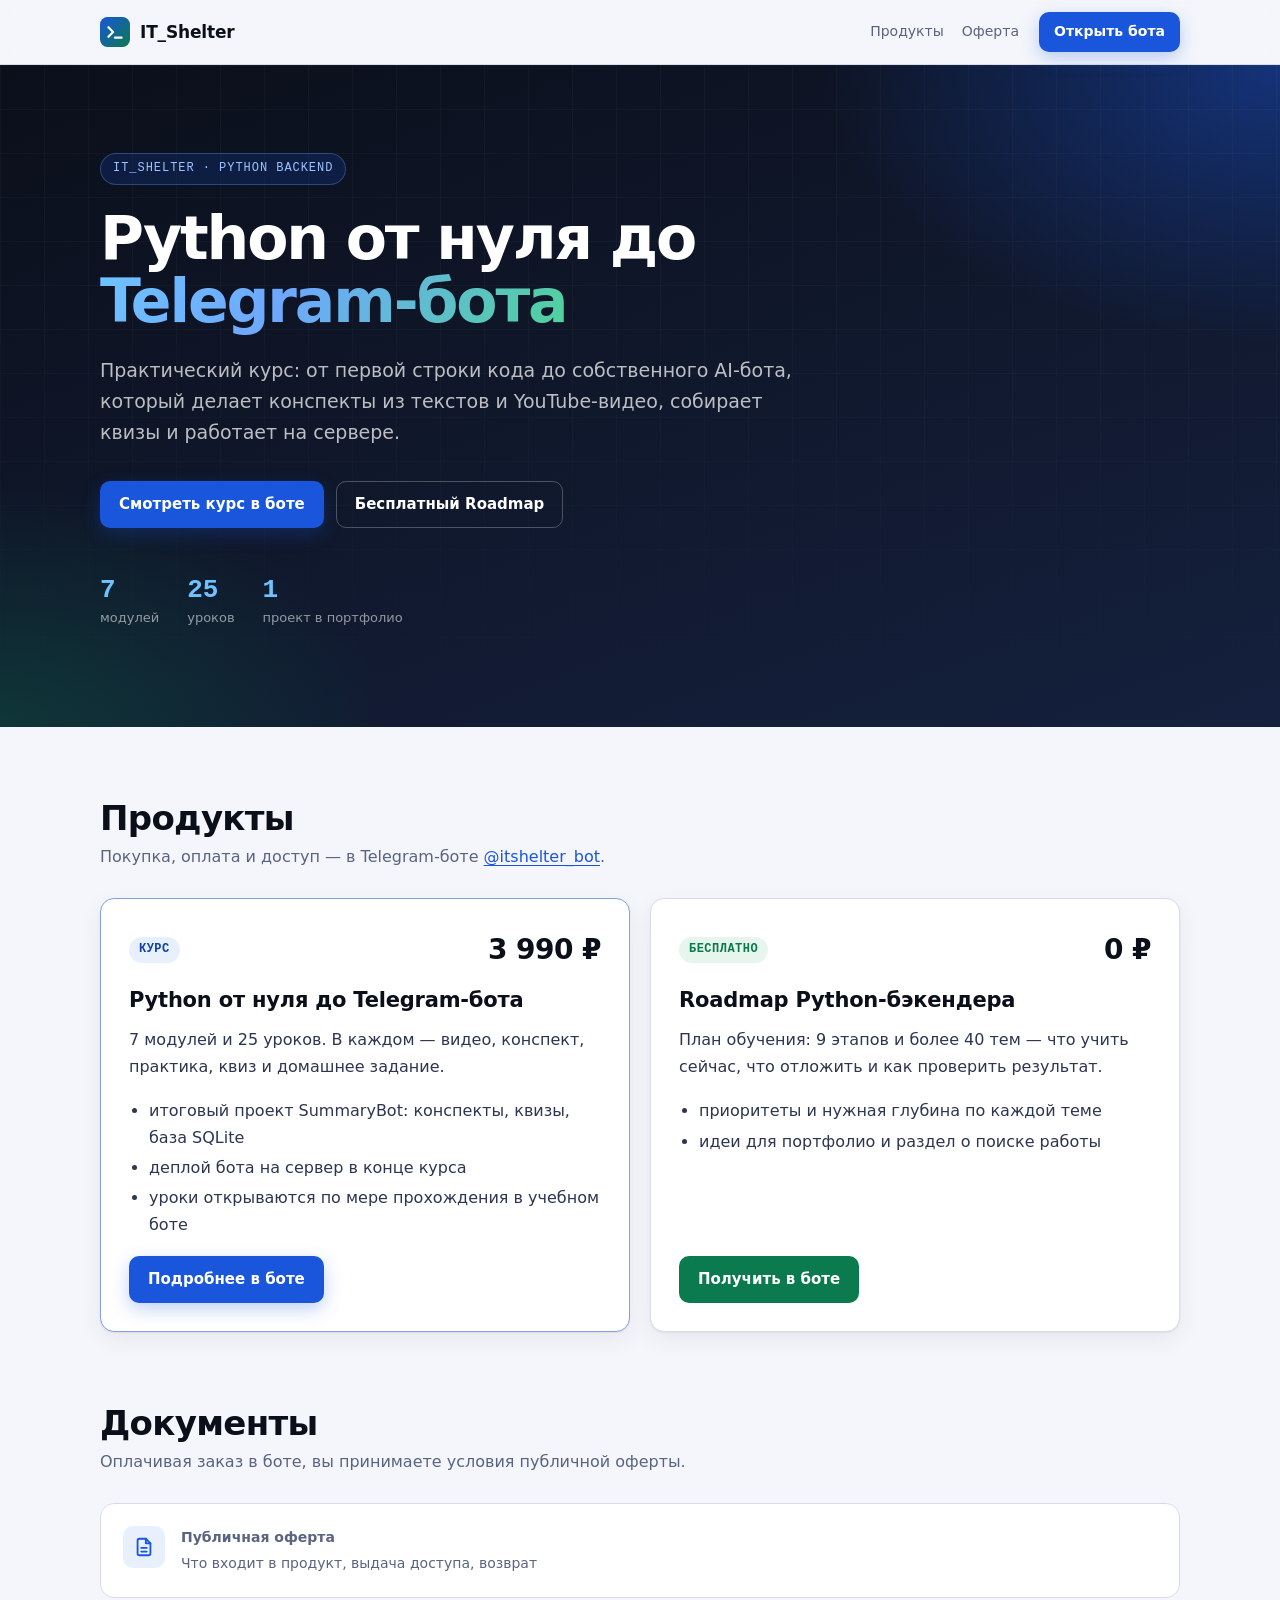
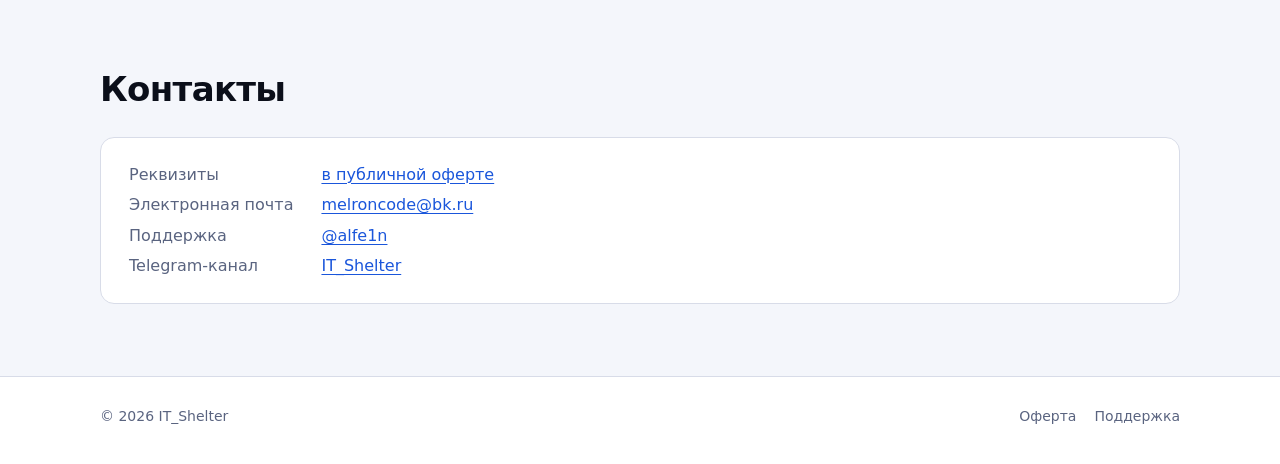
<file: index.html>
<!doctype html>
<html lang="ru">
<head>
  <meta charset="utf-8">
  <meta name="viewport" content="width=device-width, initial-scale=1">
  <title>IT_Shelter — Python от нуля до Telegram-бота</title>
  <meta name="description" content="Практический курс по Python: от первой строки кода до собственного Telegram-бота. Бесплатный Roadmap Python-бэкендера.">
  <meta name="theme-color" content="#0b0f1a">
  <link rel="icon" href="data:image/svg+xml,%3Csvg xmlns='http://www.w3.org/2000/svg' viewBox='0 0 32 32'%3E%3Cdefs%3E%3ClinearGradient id='g' x1='0' y1='0' x2='1' y2='1'%3E%3Cstop offset='0' stop-color='%231A56DB'/%3E%3Cstop offset='1' stop-color='%230B7A4E'/%3E%3C/linearGradient%3E%3C/defs%3E%3Crect width='32' height='32' rx='8' fill='url(%23g)'/%3E%3Cpath d='M9 11l5 5-5 5' stroke='%23fff' stroke-width='2.4' fill='none' stroke-linecap='round' stroke-linejoin='round'/%3E%3Cpath d='M16 22h7' stroke='%23fff' stroke-width='2.4' stroke-linecap='round'/%3E%3C/svg%3E">
  <link rel="stylesheet" href="styles.css">
</head>
<body>
  <a class="skip-link" href="#main">Перейти к содержанию</a>

  <header class="site-header">
    <div class="wrap">
      <a class="brand" href="index.html" aria-label="IT_Shelter — на главную">
        <svg class="brand-mark" viewBox="0 0 32 32" aria-hidden="true"><defs><linearGradient id="bm" x1="0" y1="0" x2="1" y2="1"><stop offset="0" stop-color="#1A56DB"/><stop offset="1" stop-color="#0B7A4E"/></linearGradient></defs><rect width="32" height="32" rx="8" fill="url(#bm)"/><path d="M9 11l5 5-5 5" stroke="#fff" stroke-width="2.4" fill="none" stroke-linecap="round" stroke-linejoin="round"/><path d="M16 22h7" stroke="#fff" stroke-width="2.4" stroke-linecap="round"/></svg>
        IT_Shelter
      </a>
      <nav class="site-nav" aria-label="Разделы">
        <a href="#products">Продукты</a>
        <a href="oferta.html">Оферта</a>
      </nav>
      <a class="btn btn-primary" href="https://t.me/itshelter_bot?start=site">Открыть бота</a>
    </div>
  </header>

  <main id="main">
    <section class="hero">
      <div class="wrap">
        <p class="eyebrow">IT_Shelter · Python Backend</p>
        <h1>Python от нуля до <span class="grad">Telegram-бота</span></h1>
        <p class="hero-lead">Практический курс: от первой строки кода до собственного AI-бота, который делает конспекты
          из текстов и YouTube-видео, собирает квизы и работает на сервере.</p>
        <div class="hero-actions">
          <a class="btn btn-primary" href="https://t.me/itshelter_bot?start=p_main-course__site">Смотреть курс в боте</a>
          <a class="btn btn-ghost" href="https://t.me/itshelter_bot?start=p_free-material__site">Бесплатный Roadmap</a>
        </div>
        <ul class="hero-stats" aria-label="Курс в цифрах">
          <li><b>7</b><span>модулей</span></li>
          <li><b>25</b><span>уроков</span></li>
          <li><b>1</b><span>проект в портфолио</span></li>
        </ul>
      </div>
    </section>

    <section class="section" id="products">
      <div class="wrap">
        <div class="section-head">
          <h2>Продукты</h2>
          <p>Покупка, оплата и доступ — в Telegram-боте <a href="https://t.me/itshelter_bot?start=site">@itshelter_bot</a>.</p>
        </div>
        <div class="cards">
          <article class="card card-featured">
            <div class="card-top"><span class="badge badge-accent">Курс</span><span class="price">3 990 ₽</span></div>
            <h3>Python от нуля до Telegram-бота</h3>
            <p>7 модулей и 25 уроков. В каждом — видео, конспект, практика, квиз и домашнее задание.</p>
            <ul>
              <li>итоговый проект SummaryBot: конспекты, квизы, база SQLite</li>
              <li>деплой бота на сервер в конце курса</li>
              <li>уроки открываются по мере прохождения в учебном боте</li>
            </ul>
            <a class="btn btn-primary" href="https://t.me/itshelter_bot?start=p_main-course__site">Подробнее в боте</a>
          </article>
          <article class="card">
            <div class="card-top"><span class="badge badge-green">Бесплатно</span><span class="price">0 ₽</span></div>
            <h3>Roadmap Python-бэкендера</h3>
            <p>План обучения: 9 этапов и более 40 тем — что учить сейчас, что отложить и как проверить результат.</p>
            <ul>
              <li>приоритеты и нужная глубина по каждой теме</li>
              <li>идеи для портфолио и раздел о поиске работы</li>
            </ul>
            <a class="btn btn-green" href="https://t.me/itshelter_bot?start=p_free-material__site">Получить в боте</a>
          </article>
        </div>
      </div>
    </section>

    <section class="section" id="documents" style="padding-top: 0">
      <div class="wrap">
        <div class="section-head">
          <h2>Документы</h2>
          <p>Оплачивая заказ в боте, вы принимаете условия публичной оферты.</p>
        </div>
        <div class="doc-links">
          <a class="doc-link" href="oferta.html">
            <span class="icon"><svg width="22" height="22" viewBox="0 0 24 24" fill="none" stroke="currentColor" stroke-width="2" stroke-linecap="round" stroke-linejoin="round" aria-hidden="true"><path d="M14 3H7a2 2 0 0 0-2 2v14a2 2 0 0 0 2 2h10a2 2 0 0 0 2-2V8z"/><path d="M14 3v5h5M9 13h6M9 17h6"/></svg></span>
            <span><b>Публичная оферта</b><span>Что входит в продукт, выдача доступа, возврат</span></span>
          </a>
        </div>
      </div>
    </section>

    <section class="section" id="contacts" style="padding-top: 0">
      <div class="wrap">
        <div class="section-head">
          <h2>Контакты</h2>
        </div>
        <dl class="requisites">
          <dt>Реквизиты</dt><dd><a href="oferta.html#section-8">в публичной оферте</a></dd>
          <dt>Электронная почта</dt><dd><a href="mailto:melroncode@bk.ru">melroncode@bk.ru</a></dd>
          <dt>Поддержка</dt><dd><a href="https://t.me/alfe1n">@alfe1n</a></dd>
          <dt>Telegram-канал</dt><dd><a href="https://t.me/+ZZne21YNhLljYTMy">IT_Shelter</a></dd>
        </dl>
      </div>
    </section>
  </main>

  <footer class="site-footer">
    <div class="wrap">
      <span>© 2026 IT_Shelter</span>
      <nav aria-label="Документы">
        <a href="oferta.html">Оферта</a>
        <a href="https://t.me/alfe1n">Поддержка</a>
      </nav>
    </div>
  </footer>
</body>
</html>
</file>
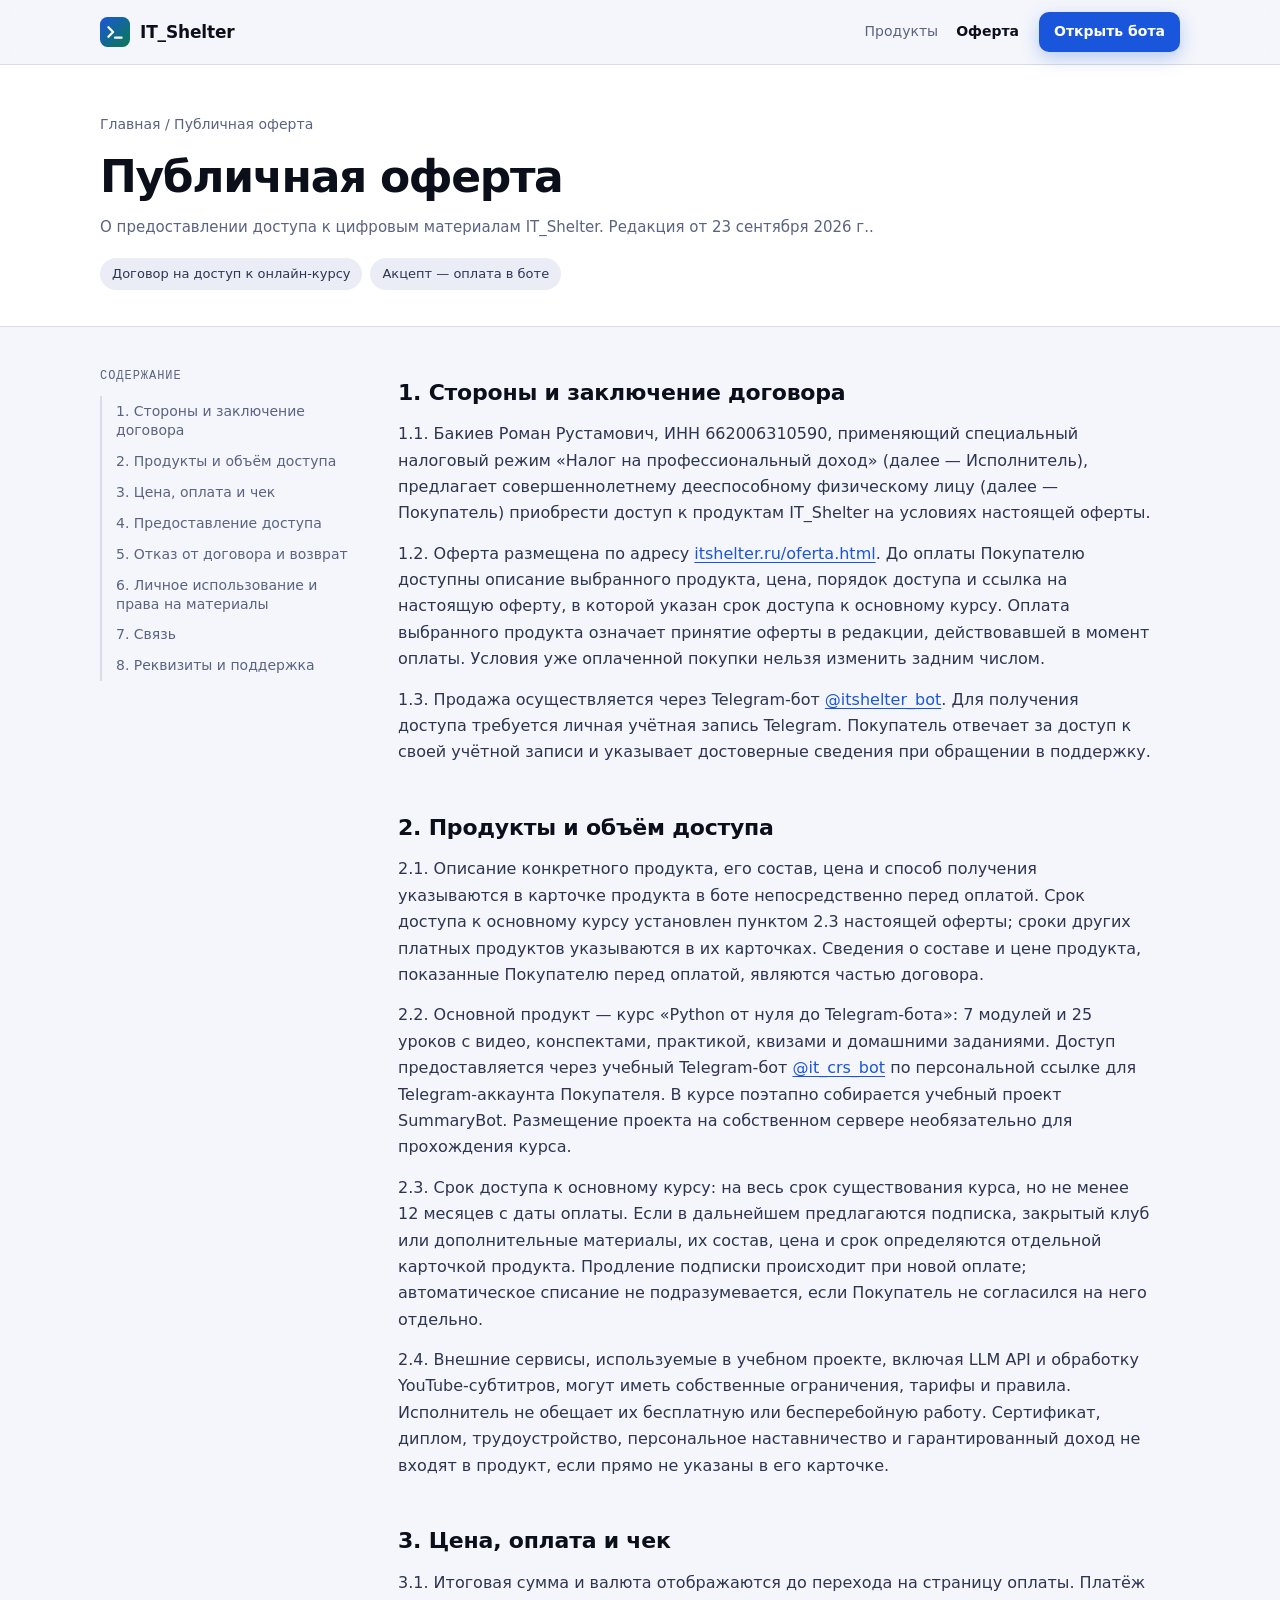
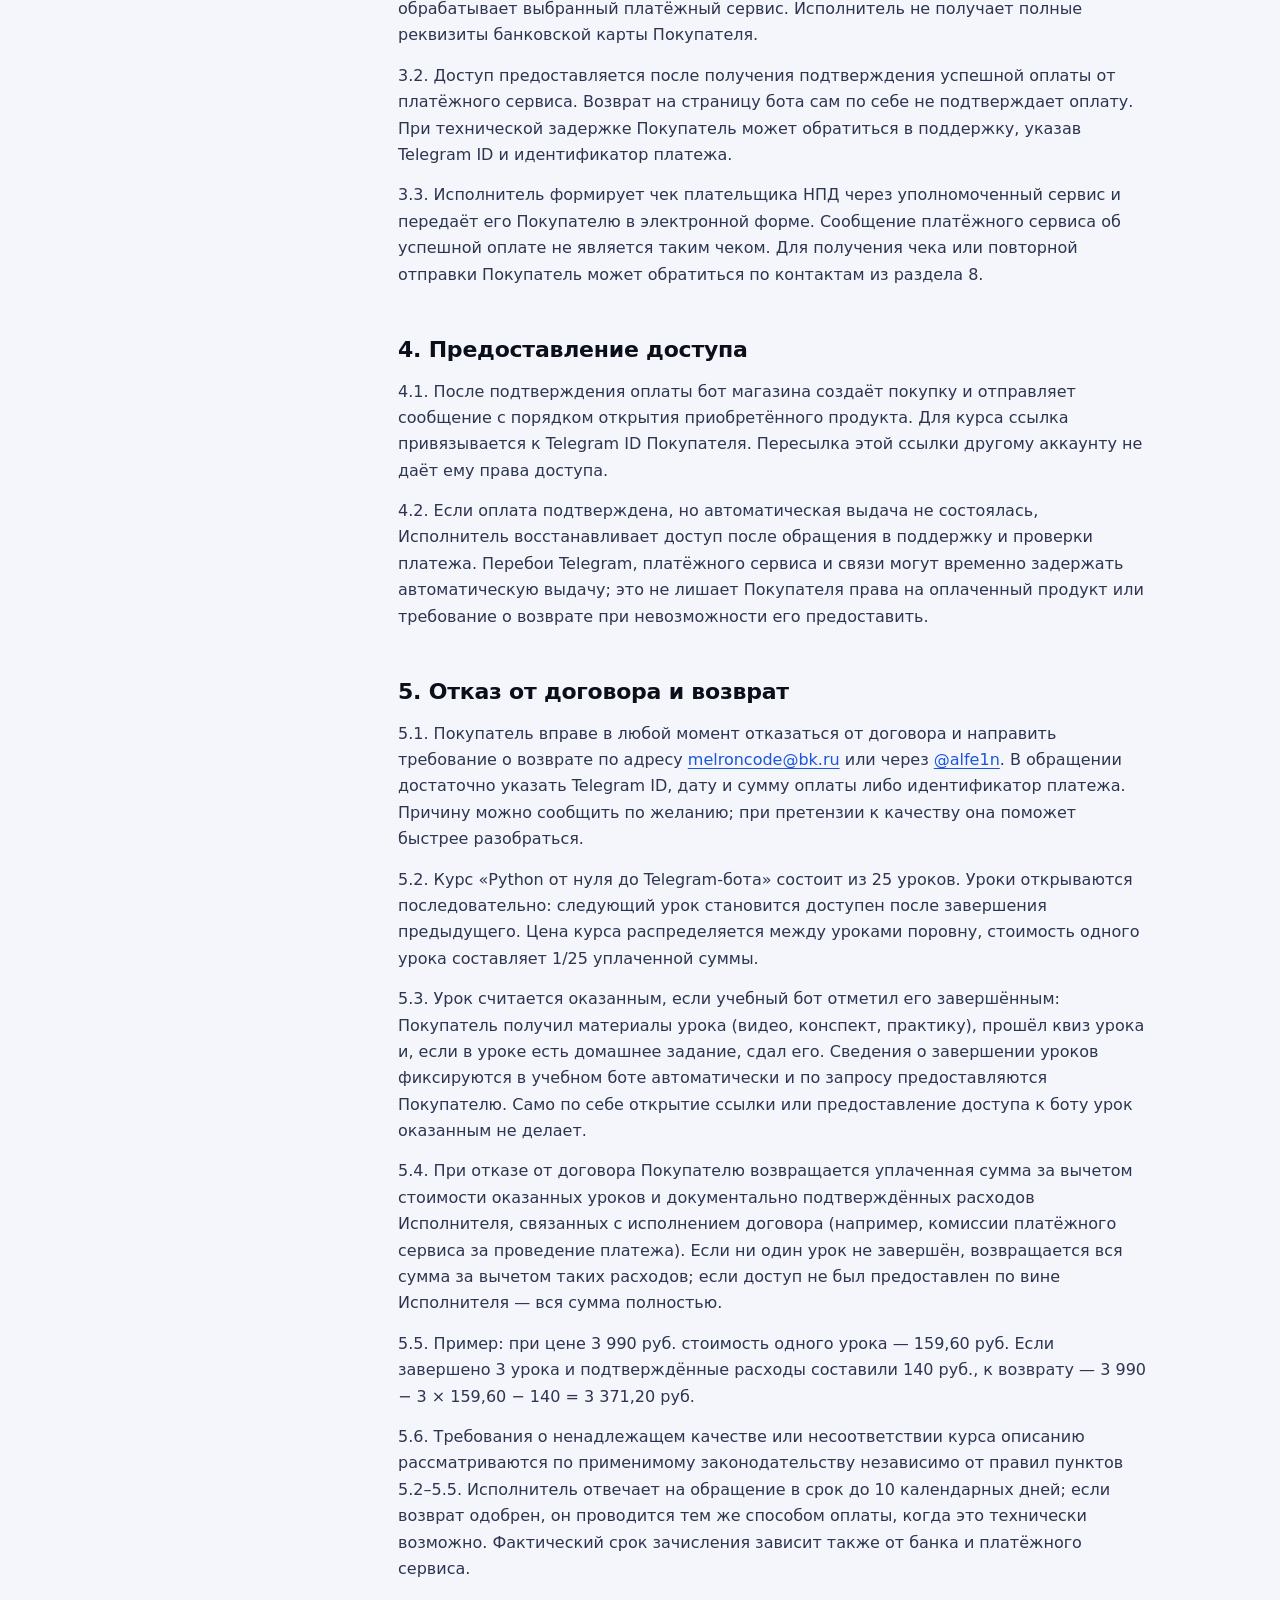
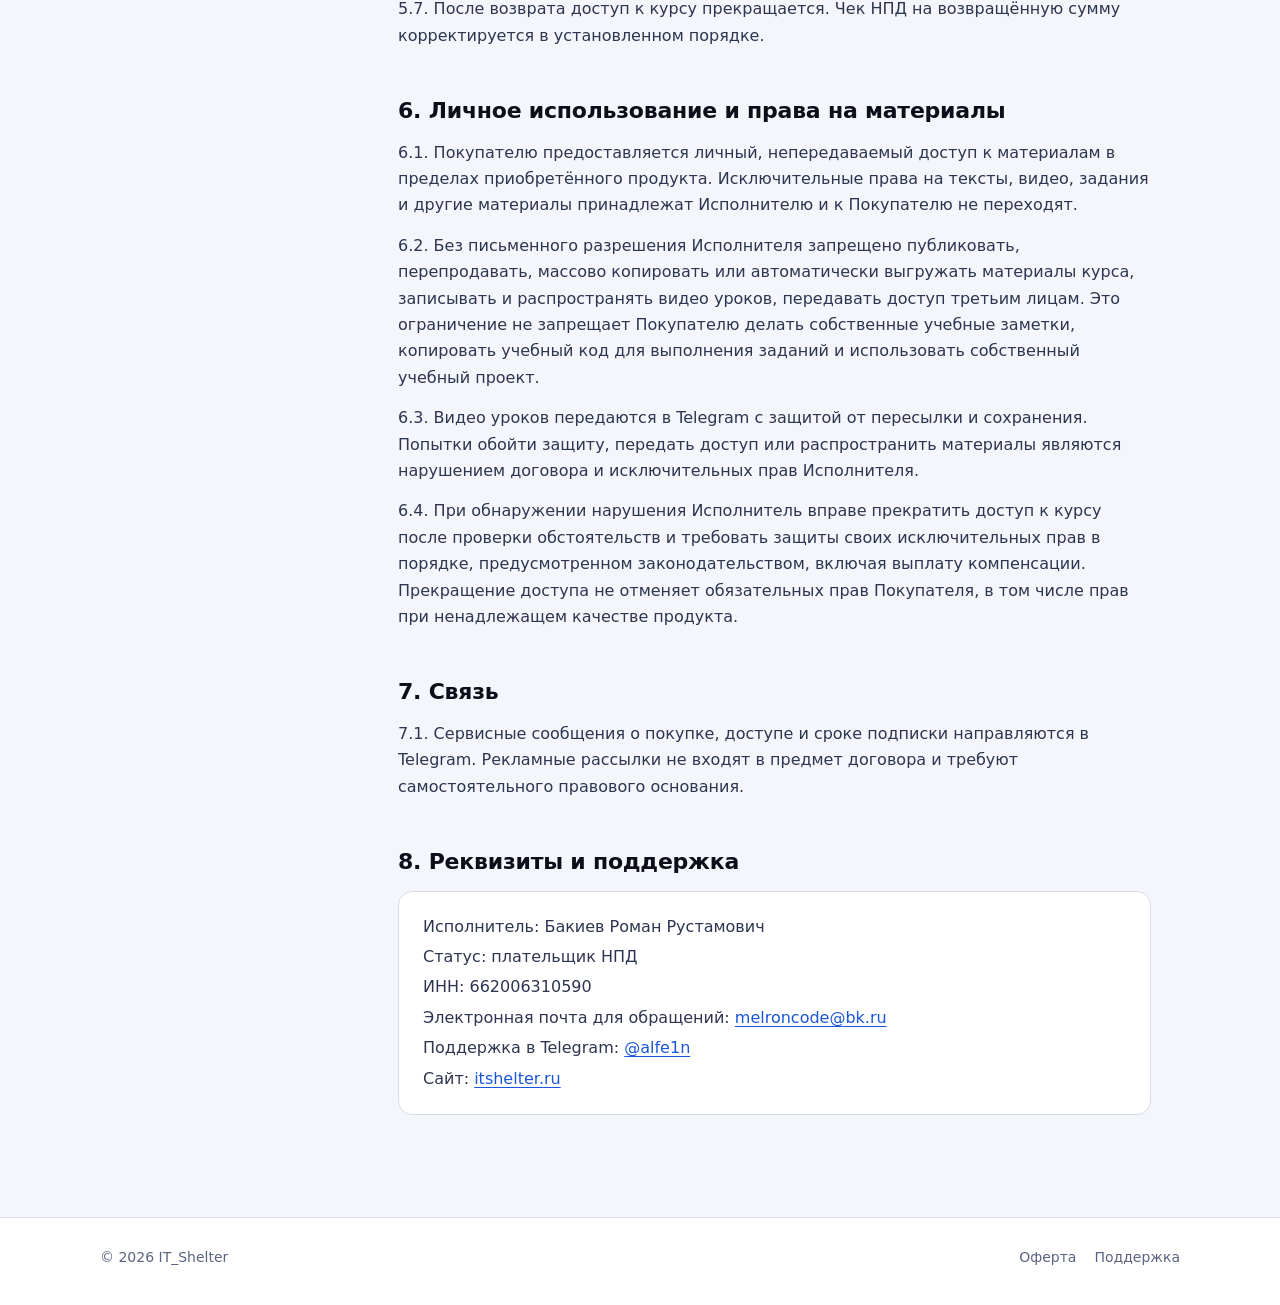
<file: oferta.html>
<!doctype html>
<html lang="ru">
<head>
  <meta charset="utf-8">
  <meta name="viewport" content="width=device-width, initial-scale=1">
  <title>Публичная оферта — IT_Shelter</title>
  <meta name="description" content="Условия покупки курсов и материалов IT_Shelter: доступ, оплата, возврат.">
  <meta name="theme-color" content="#0b0f1a">
  <meta name="robots" content="noindex, noarchive">
  <link rel="icon" href="data:image/svg+xml,%3Csvg xmlns='http://www.w3.org/2000/svg' viewBox='0 0 32 32'%3E%3Cdefs%3E%3ClinearGradient id='g' x1='0' y1='0' x2='1' y2='1'%3E%3Cstop offset='0' stop-color='%231A56DB'/%3E%3Cstop offset='1' stop-color='%230B7A4E'/%3E%3C/linearGradient%3E%3C/defs%3E%3Crect width='32' height='32' rx='8' fill='url(%23g)'/%3E%3Cpath d='M9 11l5 5-5 5' stroke='%23fff' stroke-width='2.4' fill='none' stroke-linecap='round' stroke-linejoin='round'/%3E%3Cpath d='M16 22h7' stroke='%23fff' stroke-width='2.4' stroke-linecap='round'/%3E%3C/svg%3E">
  <link rel="stylesheet" href="styles.css">
</head>
<body>
  <a class="skip-link" href="#main">Перейти к содержанию</a>

  <header class="site-header">
    <div class="wrap">
      <a class="brand" href="index.html" aria-label="IT_Shelter — на главную">
        <svg class="brand-mark" viewBox="0 0 32 32" aria-hidden="true"><defs><linearGradient id="bm" x1="0" y1="0" x2="1" y2="1"><stop offset="0" stop-color="#1A56DB"/><stop offset="1" stop-color="#0B7A4E"/></linearGradient></defs><rect width="32" height="32" rx="8" fill="url(#bm)"/><path d="M9 11l5 5-5 5" stroke="#fff" stroke-width="2.4" fill="none" stroke-linecap="round" stroke-linejoin="round"/><path d="M16 22h7" stroke="#fff" stroke-width="2.4" stroke-linecap="round"/></svg>
        IT_Shelter
      </a>
      <nav class="site-nav" aria-label="Разделы">
        <a href="index.html#products">Продукты</a>
        <a href="oferta.html" aria-current="page">Оферта</a>
      </nav>
      <a class="btn btn-primary" href="https://t.me/itshelter_bot?start=site">Открыть бота</a>
    </div>
  </header>

  <main id="main">
    <section class="doc-hero">
      <div class="wrap">
        <p class="crumbs"><a href="index.html">Главная</a> / Публичная оферта</p>
        <h1>Публичная оферта</h1>
        <p class="meta">О предоставлении доступа к цифровым материалам IT_Shelter. Редакция от 23 сентября 2026 г..</p>
        <div class="chips">
          <span class="chip">Договор на доступ к онлайн-курсу</span>
          <span class="chip">Акцепт — оплата в боте</span>
        </div>
      </div>
    </section>

    <div class="wrap doc-layout">
      <nav class="toc" aria-label="Содержание">
        <p>Содержание</p>
        <ol>
            <li><a href="#section-1">1. Стороны и заключение договора</a></li>
            <li><a href="#section-2">2. Продукты и объём доступа</a></li>
            <li><a href="#section-3">3. Цена, оплата и чек</a></li>
            <li><a href="#section-4">4. Предоставление доступа</a></li>
            <li><a href="#section-5">5. Отказ от договора и возврат</a></li>
            <li><a href="#section-6">6. Личное использование и права на материалы</a></li>
            <li><a href="#section-7">7. Связь</a></li>
            <li><a href="#section-8">8. Реквизиты и поддержка</a></li>
        </ol>
      </nav>
      <article class="doc">

        <h2 id="section-1">1. Стороны и заключение договора</h2>
        <p>1.1. Бакиев Роман Рустамович, ИНН 662006310590, применяющий специальный налоговый режим «Налог на профессиональный доход» (далее — Исполнитель), предлагает совершеннолетнему дееспособному физическому лицу (далее — Покупатель) приобрести доступ к продуктам IT_Shelter на условиях настоящей оферты.</p>
        <p>1.2. Оферта размещена по адресу <a href="https://itshelter.ru/oferta.html">itshelter.ru/oferta.html</a>. До оплаты Покупателю доступны описание выбранного продукта, цена, порядок доступа и ссылка на настоящую оферту, в которой указан срок доступа к основному курсу. Оплата выбранного продукта означает принятие оферты в редакции, действовавшей в момент оплаты. Условия уже оплаченной покупки нельзя изменить задним числом.</p>
        <p>1.3. Продажа осуществляется через Telegram-бот <a href="https://t.me/itshelter_bot">@itshelter_bot</a>. Для получения доступа требуется личная учётная запись Telegram. Покупатель отвечает за доступ к своей учётной записи и указывает достоверные сведения при обращении в поддержку.</p>

        <h2 id="section-2">2. Продукты и объём доступа</h2>
        <p>2.1. Описание конкретного продукта, его состав, цена и способ получения указываются в карточке продукта в боте непосредственно перед оплатой. Срок доступа к основному курсу установлен пунктом 2.3 настоящей оферты; сроки других платных продуктов указываются в их карточках. Сведения о составе и цене продукта, показанные Покупателю перед оплатой, являются частью договора.</p>
        <p>2.2. Основной продукт — курс «Python от нуля до Telegram-бота»: 7 модулей и 25 уроков с видео, конспектами, практикой, квизами и домашними заданиями. Доступ предоставляется через учебный Telegram-бот <a href="https://t.me/it_crs_bot">@it_crs_bot</a> по персональной ссылке для Telegram-аккаунта Покупателя. В курсе поэтапно собирается учебный проект SummaryBot. Размещение проекта на собственном сервере необязательно для прохождения курса.</p>
        <p>2.3. Срок доступа к основному курсу: на весь срок существования курса, но не менее 12 месяцев с даты оплаты. Если в дальнейшем предлагаются подписка, закрытый клуб или дополнительные материалы, их состав, цена и срок определяются отдельной карточкой продукта. Продление подписки происходит при новой оплате; автоматическое списание не подразумевается, если Покупатель не согласился на него отдельно.</p>
        <p>2.4. Внешние сервисы, используемые в учебном проекте, включая LLM API и обработку YouTube-субтитров, могут иметь собственные ограничения, тарифы и правила. Исполнитель не обещает их бесплатную или бесперебойную работу. Сертификат, диплом, трудоустройство, персональное наставничество и гарантированный доход не входят в продукт, если прямо не указаны в его карточке.</p>

        <h2 id="section-3">3. Цена, оплата и чек</h2>
        <p>3.1. Итоговая сумма и валюта отображаются до перехода на страницу оплаты. Платёж обрабатывает выбранный платёжный сервис. Исполнитель не получает полные реквизиты банковской карты Покупателя.</p>
        <p>3.2. Доступ предоставляется после получения подтверждения успешной оплаты от платёжного сервиса. Возврат на страницу бота сам по себе не подтверждает оплату. При технической задержке Покупатель может обратиться в поддержку, указав Telegram ID и идентификатор платежа.</p>
        <p>3.3. Исполнитель формирует чек плательщика НПД через уполномоченный сервис и передаёт его Покупателю в электронной форме. Сообщение платёжного сервиса об успешной оплате не является таким чеком. Для получения чека или повторной отправки Покупатель может обратиться по контактам из раздела 8.</p>

        <h2 id="section-4">4. Предоставление доступа</h2>
        <p>4.1. После подтверждения оплаты бот магазина создаёт покупку и отправляет сообщение с порядком открытия приобретённого продукта. Для курса ссылка привязывается к Telegram ID Покупателя. Пересылка этой ссылки другому аккаунту не даёт ему права доступа.</p>
        <p>4.2. Если оплата подтверждена, но автоматическая выдача не состоялась, Исполнитель восстанавливает доступ после обращения в поддержку и проверки платежа. Перебои Telegram, платёжного сервиса и связи могут временно задержать автоматическую выдачу; это не лишает Покупателя права на оплаченный продукт или требование о возврате при невозможности его предоставить.</p>

        <h2 id="section-5">5. Отказ от договора и возврат</h2>
        <p>5.1. Покупатель вправе в любой момент отказаться от договора и направить требование о возврате по адресу <a href="mailto:melroncode@bk.ru">melroncode@bk.ru</a> или через <a href="https://t.me/alfe1n">@alfe1n</a>. В обращении достаточно указать Telegram ID, дату и сумму оплаты либо идентификатор платежа. Причину можно сообщить по желанию; при претензии к качеству она поможет быстрее разобраться.</p>
        <p>5.2. Курс «Python от нуля до Telegram-бота» состоит из 25 уроков. Уроки открываются последовательно: следующий урок становится доступен после завершения предыдущего. Цена курса распределяется между уроками поровну, стоимость одного урока составляет 1/25 уплаченной суммы.</p>
        <p>5.3. Урок считается оказанным, если учебный бот отметил его завершённым: Покупатель получил материалы урока (видео, конспект, практику), прошёл квиз урока и, если в уроке есть домашнее задание, сдал его. Сведения о завершении уроков фиксируются в учебном боте автоматически и по запросу предоставляются Покупателю. Само по себе открытие ссылки или предоставление доступа к боту урок оказанным не делает.</p>
        <p>5.4. При отказе от договора Покупателю возвращается уплаченная сумма за вычетом стоимости оказанных уроков и документально подтверждённых расходов Исполнителя, связанных с исполнением договора (например, комиссии платёжного сервиса за проведение платежа). Если ни один урок не завершён, возвращается вся сумма за вычетом таких расходов; если доступ не был предоставлен по вине Исполнителя — вся сумма полностью.</p>
        <p>5.5. Пример: при цене 3 990 руб. стоимость одного урока — 159,60 руб. Если завершено 3 урока и подтверждённые расходы составили 140 руб., к возврату — 3 990 − 3 × 159,60 − 140 = 3 371,20 руб.</p>
        <p>5.6. Требования о ненадлежащем качестве или несоответствии курса описанию рассматриваются по применимому законодательству независимо от правил пунктов 5.2–5.5. Исполнитель отвечает на обращение в срок до 10 календарных дней; если возврат одобрен, он проводится тем же способом оплаты, когда это технически возможно. Фактический срок зачисления зависит также от банка и платёжного сервиса.</p>
        <p>5.7. После возврата доступ к курсу прекращается. Чек НПД на возвращённую сумму корректируется в установленном порядке.</p>

        <h2 id="section-6">6. Личное использование и права на материалы</h2>
        <p>6.1. Покупателю предоставляется личный, непередаваемый доступ к материалам в пределах приобретённого продукта. Исключительные права на тексты, видео, задания и другие материалы принадлежат Исполнителю и к Покупателю не переходят.</p>
        <p>6.2. Без письменного разрешения Исполнителя запрещено публиковать, перепродавать, массово копировать или автоматически выгружать материалы курса, записывать и распространять видео уроков, передавать доступ третьим лицам. Это ограничение не запрещает Покупателю делать собственные учебные заметки, копировать учебный код для выполнения заданий и использовать собственный учебный проект.</p>
        <p>6.3. Видео уроков передаются в Telegram с защитой от пересылки и сохранения. Попытки обойти защиту, передать доступ или распространить материалы являются нарушением договора и исключительных прав Исполнителя.</p>
        <p>6.4. При обнаружении нарушения Исполнитель вправе прекратить доступ к курсу после проверки обстоятельств и требовать защиты своих исключительных прав в порядке, предусмотренном законодательством, включая выплату компенсации. Прекращение доступа не отменяет обязательных прав Покупателя, в том числе прав при ненадлежащем качестве продукта.</p>

        <h2 id="section-7">7. Связь</h2>
        <p>7.1. Сервисные сообщения о покупке, доступе и сроке подписки направляются в Telegram. Рекламные рассылки не входят в предмет договора и требуют самостоятельного правового основания.</p>

        <h2 id="section-8">8. Реквизиты и поддержка</h2>
        <p class="contacts">Исполнитель: Бакиев Роман Рустамович<br>
        Статус: плательщик НПД<br>
        ИНН: 662006310590<br>
        Электронная почта для обращений: <a href="mailto:melroncode@bk.ru">melroncode@bk.ru</a><br>
        Поддержка в Telegram: <a href="https://t.me/alfe1n">@alfe1n</a><br>
        Сайт: <a href="https://itshelter.ru">itshelter.ru</a></p>
      </article>
    </div>
  </main>

  <footer class="site-footer">
    <div class="wrap">
      <span>© 2026 IT_Shelter</span>
      <nav aria-label="Документы">
        <a href="oferta.html">Оферта</a>
        <a href="https://t.me/alfe1n">Поддержка</a>
      </nav>
    </div>
  </footer>
</body>
</html>
</file>
<file: styles.css>
/* IT_Shelter — сайт и документы.
   Палитра повторяет Roadmap: тёмный «ink», синий акцент, зелёный для бесплатного.
   Без внешних шрифтов и скриптов: страницы не передают данные посетителей третьим сторонам. */

:root {
  --ink: #0b0f1a;
  --ink-2: #2d3550;
  --ink-3: #5a6480;
  --line: #d8dce8;
  --bg: #f4f6fb;
  --surface: #ffffff;
  --surface-2: #eaedf6;
  --accent: #1a56db;
  --accent-2: #0e3fab;
  --accent-soft: #e8f0fe;
  --green: #0b7a4e;
  --green-soft: #e6f5ee;
  --amber: #7a4f0b;
  --amber-soft: #fef3e2;
  --hero-from: #0b0f1a;
  --hero-to: #14203d;
  --radius: 14px;
  --shadow: 0 1px 2px rgba(11, 15, 26, .06), 0 8px 24px rgba(11, 15, 26, .06);
  --font: system-ui, -apple-system, "Segoe UI", Roboto, "Helvetica Neue", Arial, sans-serif;
  --mono: ui-monospace, "SFMono-Regular", "JetBrains Mono", Menlo, Consolas, monospace;
  color-scheme: light;
}

@media (prefers-color-scheme: dark) {
  :root {
    --ink: #e9ecf5;
    --ink-2: #c3c9da;
    --ink-3: #8b95b0;
    --line: #253049;
    --bg: #0b0f1a;
    --surface: #111827;
    --surface-2: #182236;
    --accent: #6ea8ff;
    --accent-2: #9cc3ff;
    --accent-soft: #15254a;
    --green: #4fd39a;
    --green-soft: #0f2c22;
    --amber: #f3c26b;
    --amber-soft: #2e2413;
    --hero-from: #070a12;
    --hero-to: #101b35;
    --shadow: 0 1px 2px rgba(0, 0, 0, .4), 0 8px 24px rgba(0, 0, 0, .35);
    color-scheme: dark;
  }
}

* { box-sizing: border-box; }
html { scroll-behavior: smooth; scroll-padding-top: 88px; }
@media (prefers-reduced-motion: reduce) { html { scroll-behavior: auto; } }
body {
  margin: 0;
  font-family: var(--font);
  font-size: 16px;
  line-height: 1.65;
  color: var(--ink);
  background: var(--bg);
  -webkit-font-smoothing: antialiased;
}
a { color: var(--accent); text-underline-offset: 3px; text-decoration-thickness: 1px; }
a:hover { color: var(--accent-2); }
:focus-visible { outline: 3px solid var(--accent); outline-offset: 2px; border-radius: 6px; }
code { font-family: var(--mono); font-size: .9em; }
.wrap { width: min(100% - 32px, 1080px); margin-inline: auto; }

.skip-link { position: absolute; left: -9999px; top: 8px; z-index: 20; padding: 8px 14px; border-radius: 8px;
  background: var(--accent); color: #fff; }
.skip-link:focus { left: 16px; }

/* ---------- Header ---------- */
.site-header {
  position: sticky; top: 0; z-index: 10;
  background: color-mix(in srgb, var(--bg) 82%, transparent);
  backdrop-filter: saturate(1.4) blur(10px);
  -webkit-backdrop-filter: saturate(1.4) blur(10px);
  border-bottom: 1px solid var(--line);
}
.site-header .wrap { display: flex; align-items: center; gap: 20px; min-height: 64px; }
.brand { display: inline-flex; align-items: center; gap: 10px; color: var(--ink); text-decoration: none;
  font-weight: 750; letter-spacing: -.01em; font-size: 17px; }
.brand:hover { color: var(--ink); }
.brand-mark { width: 30px; height: 30px; flex: none; }
.site-nav { display: flex; gap: 18px; margin-left: auto; font-size: 14px; }
.site-nav a { color: var(--ink-3); text-decoration: none; }
.site-nav a:hover, .site-nav a[aria-current="page"] { color: var(--ink); }
.site-nav a[aria-current="page"] { font-weight: 600; }

.btn { display: inline-flex; align-items: center; justify-content: center; gap: 8px; min-height: 44px;
  padding: 10px 18px; border-radius: 10px; font-weight: 600; font-size: 15px; text-decoration: none;
  border: 1px solid transparent; transition: transform .15s ease, background-color .15s ease, box-shadow .15s ease; }
.btn:active { transform: translateY(1px); }
.btn-primary { background: var(--accent); color: #fff; box-shadow: 0 6px 18px rgba(26, 86, 219, .28); }
.btn-primary:hover { background: var(--accent-2); color: #fff; }
.btn-ghost { background: transparent; color: var(--ink); border-color: var(--line); }
.btn-ghost:hover { background: var(--surface-2); color: var(--ink); }
.btn-green { background: var(--green); color: #fff; }
.btn-green:hover { filter: brightness(1.08); color: #fff; }
.site-header .btn { min-height: 38px; padding: 7px 14px; font-size: 14px; }

@media (prefers-color-scheme: dark) {
  .btn-primary, .btn-primary:hover, .btn-green, .btn-green:hover { color: #0b0f1a; }
}

/* ---------- Landing ---------- */
.hero {
  position: relative; overflow: hidden; color: #fff;
  background: linear-gradient(160deg, var(--hero-from), var(--hero-to));
}
.hero::before {
  content: ""; position: absolute; inset: 0; pointer-events: none;
  background:
    radial-gradient(ellipse 60% 70% at 100% 0%, rgba(26, 86, 219, .45), transparent 60%),
    radial-gradient(ellipse 50% 60% at 0% 100%, rgba(11, 122, 78, .30), transparent 60%);
}
.hero::after {
  content: ""; position: absolute; inset: 0; pointer-events: none; opacity: .5;
  background-image: linear-gradient(rgba(255, 255, 255, .05) 1px, transparent 1px),
    linear-gradient(90deg, rgba(255, 255, 255, .05) 1px, transparent 1px);
  background-size: 44px 44px;
  mask-image: linear-gradient(to bottom, #000 40%, transparent);
  -webkit-mask-image: linear-gradient(to bottom, #000 40%, transparent);
}
.hero .wrap { position: relative; z-index: 1; padding-block: 88px 96px; }
.eyebrow { display: inline-flex; align-items: center; gap: 8px; margin: 0 0 22px; padding: 5px 12px;
  border-radius: 999px; font-family: var(--mono); font-size: 12px; letter-spacing: .08em; text-transform: uppercase;
  color: #9cc3ff; background: rgba(26, 86, 219, .18); border: 1px solid rgba(110, 168, 255, .3); }
.hero h1 { margin: 0; max-width: 16ch; font-size: clamp(36px, 6vw, 60px); line-height: 1.05; letter-spacing: -.035em; }
.hero h1 .grad { background: linear-gradient(120deg, #6ec3ff, #6ea8ff 40%, #4fd39a);
  -webkit-background-clip: text; background-clip: text; color: transparent; }
.hero-lead { margin: 22px 0 32px; max-width: 58ch; font-size: clamp(17px, 2vw, 19px); color: rgba(255, 255, 255, .72); }
.hero-actions { display: flex; flex-wrap: wrap; gap: 12px; }
.hero .btn-ghost { color: #fff; border-color: rgba(255, 255, 255, .25); }
.hero .btn-ghost:hover { background: rgba(255, 255, 255, .08); color: #fff; }
.hero-stats { display: flex; flex-wrap: wrap; gap: 28px; margin: 48px 0 0; padding: 0; list-style: none; }
.hero-stats li { margin: 0; }
.hero-stats b { display: block; font-family: var(--mono); font-size: 26px; line-height: 1.1; color: #6ec3ff; }
.hero-stats span { font-size: 13px; color: rgba(255, 255, 255, .55); }

.section { padding-block: 72px; }
.section-head { margin-bottom: 28px; }
.section-head h2 { margin: 0 0 6px; font-size: clamp(26px, 3.5vw, 34px); letter-spacing: -.02em; line-height: 1.15; }
.section-head p { margin: 0; color: var(--ink-3); max-width: 60ch; }

.cards { display: grid; gap: 20px; grid-template-columns: repeat(auto-fit, minmax(290px, 1fr)); }
.card { display: flex; flex-direction: column; gap: 14px; padding: 28px; border-radius: var(--radius);
  background: var(--surface); border: 1px solid var(--line); box-shadow: var(--shadow); }
.card h3 { margin: 0; font-size: 21px; line-height: 1.25; letter-spacing: -.01em; }
.card p { margin: 0; color: var(--ink-2); }
.card ul { margin: 0; padding-left: 20px; color: var(--ink-2); }
.card li { margin: 4px 0; }
.card-top { display: flex; align-items: center; justify-content: space-between; gap: 12px; }
.badge { display: inline-block; padding: 3px 10px; border-radius: 999px; font-family: var(--mono); font-size: 12px;
  font-weight: 600; letter-spacing: .04em; text-transform: uppercase; }
.badge-accent { color: var(--accent-2); background: var(--accent-soft); }
.badge-green { color: var(--green); background: var(--green-soft); }
.price { font-size: 28px; font-weight: 750; letter-spacing: -.02em; }
.price small { font-size: 14px; font-weight: 500; color: var(--ink-3); }
.card .btn { margin-top: auto; align-self: flex-start; }
.card-featured { border-color: color-mix(in srgb, var(--accent) 45%, var(--line)); }

.doc-links { display: grid; gap: 16px; grid-template-columns: repeat(auto-fit, minmax(260px, 1fr)); }
.doc-link { display: flex; gap: 16px; align-items: flex-start; padding: 22px; border-radius: var(--radius);
  background: var(--surface); border: 1px solid var(--line); text-decoration: none; color: var(--ink);
  transition: border-color .15s ease, transform .15s ease; }
.doc-link:hover { border-color: var(--accent); color: var(--ink); transform: translateY(-2px); }
.doc-link .icon { flex: none; display: grid; place-items: center; width: 42px; height: 42px; border-radius: 10px;
  background: var(--accent-soft); color: var(--accent); }
.doc-link b { display: block; margin-bottom: 2px; }
.doc-link span { color: var(--ink-3); font-size: 14px; }

.requisites { display: grid; gap: 4px 28px; grid-template-columns: max-content 1fr; margin: 0; padding: 24px 28px;
  border-radius: var(--radius); background: var(--surface); border: 1px solid var(--line); }
.requisites dt { color: var(--ink-3); }
.requisites dd { margin: 0; font-weight: 500; overflow-wrap: anywhere; }
@media (max-width: 560px) { .requisites { grid-template-columns: 1fr; } .requisites dd { margin-bottom: 10px; } }

/* ---------- Legal documents ---------- */
.doc-hero { border-bottom: 1px solid var(--line); background: var(--surface); }
.doc-hero .wrap { padding-block: 48px 36px; }
.crumbs { margin: 0 0 16px; font-size: 14px; color: var(--ink-3); }
.crumbs a { color: var(--ink-3); text-decoration: none; }
.crumbs a:hover { color: var(--accent); }
.doc-hero h1 { margin: 0; font-size: clamp(30px, 4.5vw, 44px); line-height: 1.12; letter-spacing: -.03em; }
.doc-hero .meta { margin: 14px 0 0; color: var(--ink-3); font-size: 15px; }
.chips { display: flex; flex-wrap: wrap; gap: 8px; margin-top: 18px; }
.chip { display: inline-flex; align-items: center; gap: 6px; padding: 5px 12px; border-radius: 999px;
  font-size: 13px; background: var(--surface-2); color: var(--ink-2); }

.doc-layout { display: grid; gap: 48px; grid-template-columns: 250px minmax(0, 1fr); padding-block: 40px 88px; }
.toc { position: sticky; top: 88px; align-self: start; max-height: calc(100vh - 110px); overflow: auto;
  font-size: 14px; }
.toc p { margin: 0 0 10px; font-family: var(--mono); font-size: 12px; letter-spacing: .08em; text-transform: uppercase;
  color: var(--ink-3); }
.toc ol { margin: 0; padding: 0; list-style: none; border-left: 2px solid var(--line); }
.toc li { margin: 0; }
.toc a { display: block; margin-left: -2px; padding: 6px 0 6px 14px; border-left: 2px solid transparent;
  color: var(--ink-3); text-decoration: none; line-height: 1.35; }
.toc a:hover { color: var(--ink); border-left-color: var(--ink-3); }

.doc { max-width: 74ch; }
.doc h2 { margin: 44px 0 14px; padding-top: 4px; font-size: 22px; line-height: 1.3; letter-spacing: -.01em; }
.doc h2:first-of-type { margin-top: 8px; }
.doc p, .doc li { color: var(--ink-2); }
.doc p { margin: 0 0 14px; }
.doc ul { margin: 0 0 16px; padding-left: 22px; }
.doc li { margin: 8px 0; }
.doc strong { color: var(--ink); }
.doc .contacts { padding: 20px 24px; border-radius: var(--radius); background: var(--surface); border: 1px solid var(--line);
  line-height: 1.9; }

.draft { margin: 0 0 32px; padding: 14px 18px; border-radius: 10px; border: 1px solid color-mix(in srgb, var(--amber) 35%, transparent);
  background: var(--amber-soft); color: var(--amber); font-size: 15px; }
.draft strong { color: inherit; }
mark.todo { padding: 1px 5px; border-radius: 5px; background: #ffe58a; color: #3d2c00; font-weight: 600; }

@media (max-width: 900px) {
  .doc-layout { grid-template-columns: 1fr; gap: 28px; }
  .toc { position: static; max-height: none; padding: 18px 20px; border-radius: var(--radius);
    background: var(--surface); border: 1px solid var(--line); }
}

/* ---------- Footer ---------- */
.site-footer { border-top: 1px solid var(--line); background: var(--surface); color: var(--ink-3); font-size: 14px; }
.site-footer .wrap { display: flex; flex-wrap: wrap; gap: 12px 28px; justify-content: space-between; padding-block: 28px 36px; }
.site-footer nav { display: flex; flex-wrap: wrap; gap: 18px; }
.site-footer a { color: var(--ink-3); text-decoration: none; }
.site-footer a:hover { color: var(--accent); }

/* ---------- Small screens ---------- */
@media (max-width: 720px) {
  .site-nav { display: none; }
  .site-header .btn { margin-left: auto; }
  .hero .wrap { padding-block: 64px 72px; }
  .section { padding-block: 52px; }
  .card { padding: 22px; }
}

/* ---------- Print ---------- */
@media print {
  :root { color-scheme: light; }
  body { background: #fff; color: #000; font-size: 11pt; }
  .site-header, .site-footer, .toc, .skip-link, .hero-actions, .btn { display: none !important; }
  .doc-hero { border: 0; background: none; }
  .doc-hero .wrap, .doc-layout { padding: 0; }
  .doc-layout { display: block; }
  .doc { max-width: none; }
  .doc p, .doc li { color: #000; }
  a { color: #000; text-decoration: none; }
  h2 { break-after: avoid; }
}
</file>
